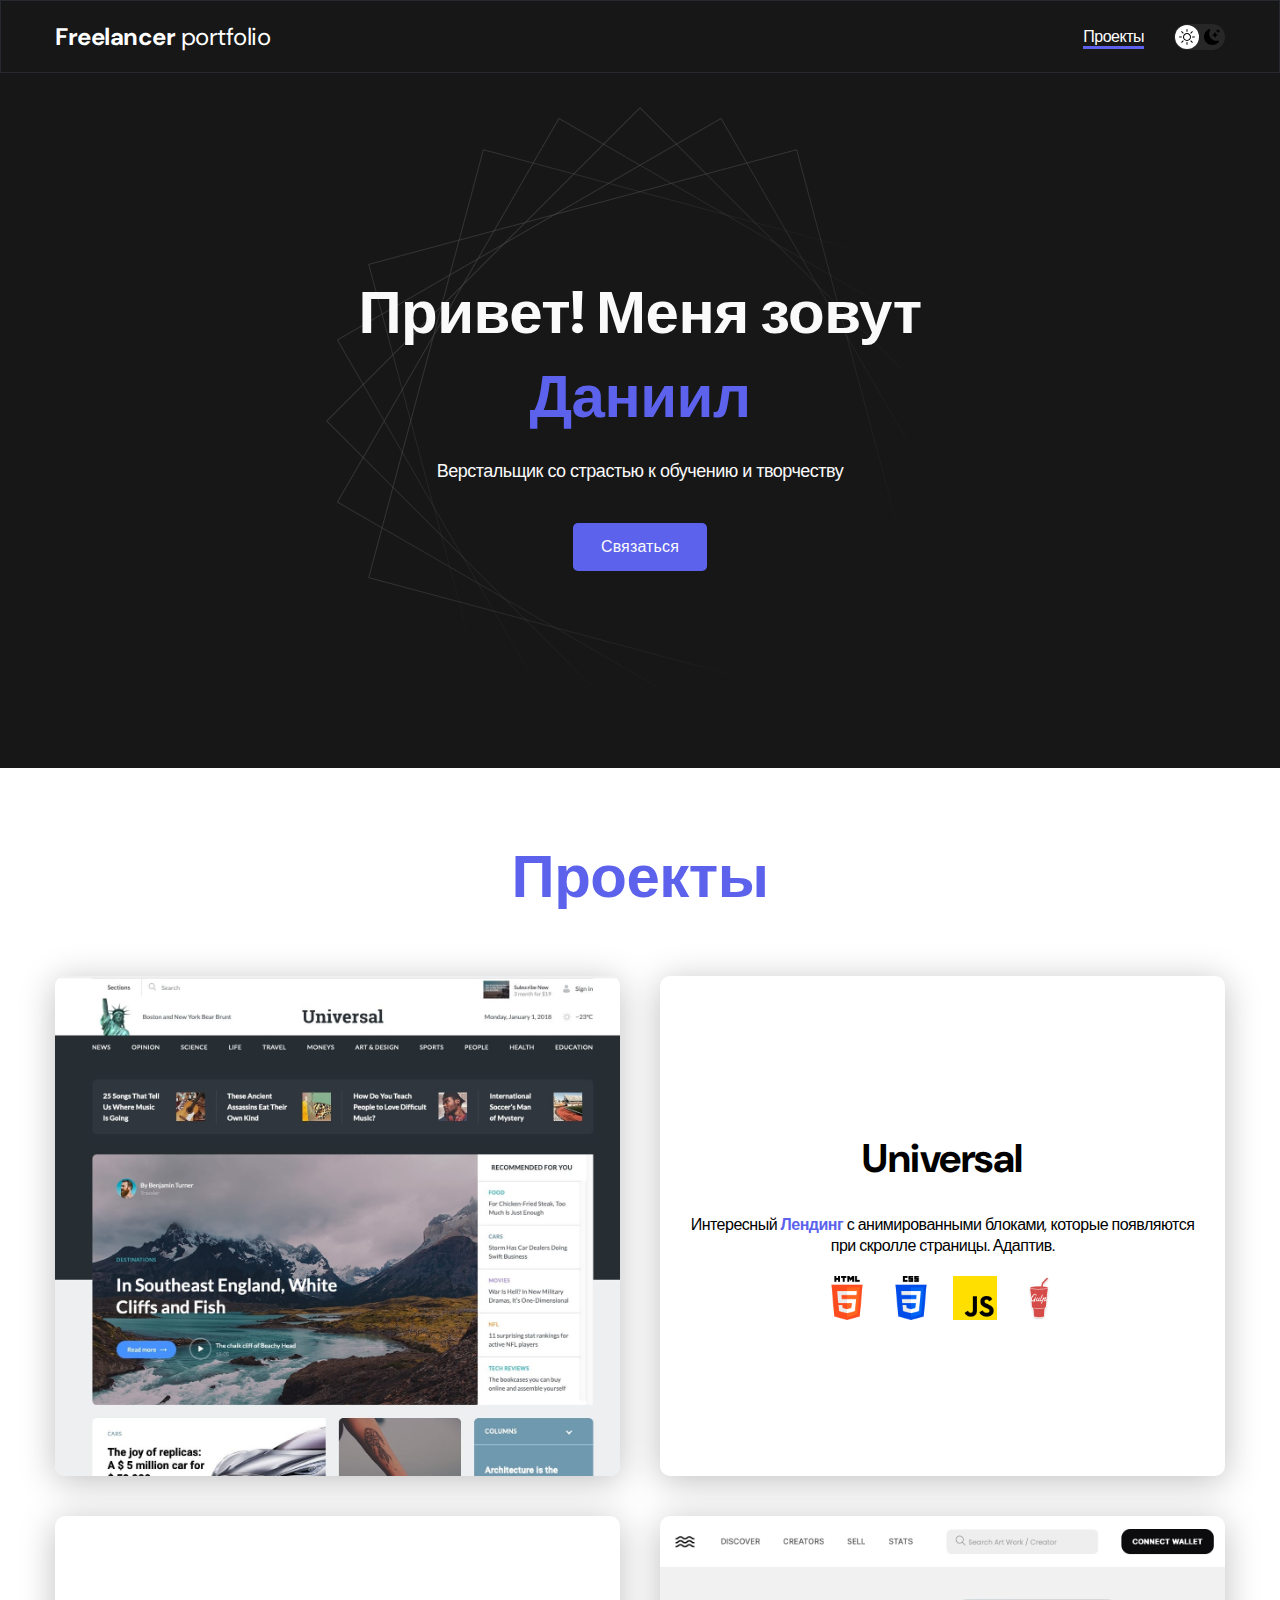
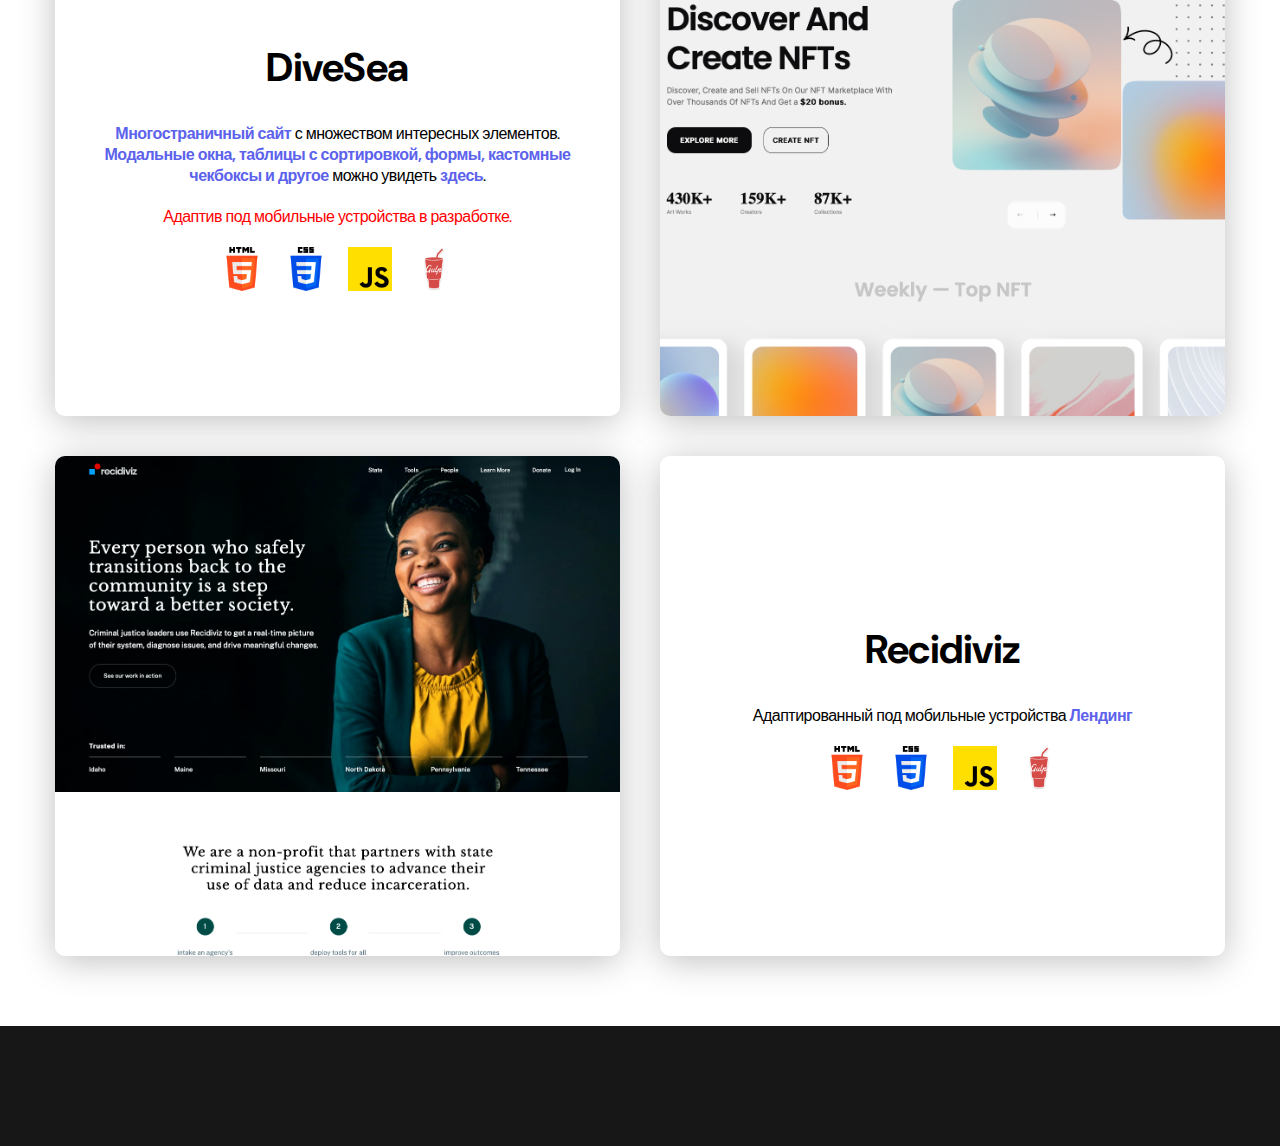
<file: index.html>
<!DOCTYPE html>
<html lang="en">
<head>
    <meta charset="UTF-8">
    <meta http-equiv="X-UA-Compatible" content="IE=edge">
    <meta name="viewport" content="width=device-width, initial-scale=1.0">
    <link rel="stylesheet" href="./css/main.css">
    <title>Porfolio 02</title>
</head>
<body class="">
    <nav class="nav">
        <div class="container">
            <div class="nav-row">
                <a href="#" class="nav__logo"><strong>Freelancer</strong> portfolio</a>

                <button class="dark-mode-btn">
                    <img class="dark-mode-btn__icon" src="./img/icons/sun.svg" alt="Light mode">
                    <img class="dark-mode-btn__icon" src="./img/icons/moon.svg" alt="Dark mode">
                </button>

                <ul class="nav__list">
                    <li class="nav-item nav-item--active"><a href="#projects">Проекты</a></li>
                </ul>
            </div>
        </div>
    </nav>
    <header class="header">
        <div class="header-wrapper">
            <h1 class="header__title"><strong>Привет! Меня зовут <em>Даниил</em></strong></h1>
            <p class="header__suptitle">Верстальщик со страстью к обучению и творчеству</p>
            <a href="/contacts-page.html" class="header__btn">Связаться</a>
        </div>
    </header>
    <main>
        <section class="projects" id="projects">
            <div class="container">
                <h2 class="title-1">Проекты</h2>
                <ul class="projects-grid projects__items">
                    <li class="projects__item projects__item--universal">
                        <img src="./img/cards/01.jpg" alt="">
                        <div class="projcets__item-block info-block">
                            <h4 class="info-block__title">Universal</h4>
                            <div class="info-block__btns">
                                <a href="https://github.com/Daniil-Fox/Universal" target="_blank" class="info-block__btn info-block__btn--github">GitHub</a>
                                <a href="https://daniil-fox.github.io/Universal/" target="_blank" class="info-block__btn info-block__btn--preview">Preview</a>
                            </div>
                        </div>
                    </li>
                    <li class="projects__item projects-item">
                        <h3 class="projects-item__title">Universal</h3>
                        <p  class="projects-item__desc">Интересный <span>Лендинг</span> с анимированными блоками, которые появляются при скролле страницы. Адаптив.</p>
                        <ul class="projects-item__stack stack">
                            <li class="stack__item">
                                <img src="img/icons/html-icon.png" alt="html">
                            </li>
                            <li class="stack__item">
                                <img src="img/icons/css-icon.png" alt="html">
                            </li>
                            <li class="stack__item">
                                <img src="img/icons/js-icon.png" alt="html">
                            </li>
                            <li class="stack__item">
                                <img src="img/icons/gulp-icon.png" alt="html">
                            </li>
                        </ul>
                    </li>
                </ul>
                <ul class="projects-grid projects__items">
                    <li class="projects__item projects__item--universal">
                        <img src="./img/cards/03.png" alt="">
                        <div class="projcets__item-block info-block">
                            <h4 class="info-block__title">DiveSea</h4>
                            <div class="info-block__btns">
                                <a href="https://github.com/Daniil-Fox/DiveSea" target="_blank" class="info-block__btn info-block__btn--github">GitHub</a>
                                <a href="https://daniil-fox.github.io/DiveSea/" target="_blank" class="info-block__btn info-block__btn--preview">Preview</a>
                            </div>
                        </div>
                    </li>
                    <li class="projects__item projects-item">
                        <h3 class="projects-item__title">DiveSea</h3>
                        <p  class="projects-item__desc"><span>Многостраничный сайт</span> с множеством интересных элементов. <span>Модальные окна, таблицы с сортировкой, формы, кастомные чекбоксы и другое</span> можно увидеть <span>здесь</span>.</p>
                        <p class="warning">Адаптив под мобильные устройства в разработке.</p>
                        <ul class="projects-item__stack stack">
                            <li class="stack__item">
                                <img src="img/icons/html-icon.png" alt="html">
                            </li>
                            <li class="stack__item">
                                <img src="img/icons/css-icon.png" alt="html">
                            </li>
                            <li class="stack__item">
                                <img src="img/icons/js-icon.png" alt="html">
                            </li>
                            <li class="stack__item">
                                <img src="img/icons/gulp-icon.png" alt="html">
                            </li>
                        </ul>
                    </li>
                </ul>
                <ul class="projects-grid projects__items">
                    <li class="projects__item projects__item--universal">
                        <img src="./img/cards/02.png" alt="">
                        <div class="projcets__item-block info-block">
                            <h4 class="info-block__title">Recidiviz</h4>
                            <div class="info-block__btns">
                                <a href="https://github.com/Daniil-Fox/Recidiviz" target="_blank" class="info-block__btn info-block__btn--github">GitHub</a>
                                <a href="https://daniil-fox.github.io/Recidiviz/" target="_blank" class="info-block__btn info-block__btn--preview">Preview</a>
                            </div>
                        </div>
                    </li>
                    <li class="projects__item projects-item">
                        <h3 class="projects-item__title">Recidiviz</h3>
                        <p  class="projects-item__desc">Адаптированный под мобильные устройства <span>Лендинг</span></p>
                        <ul class="projects-item__stack stack">
                            <li class="stack__item">
                                <img src="img/icons/html-icon.png" alt="html">
                            </li>
                            <li class="stack__item">
                                <img src="img/icons/css-icon.png" alt="html">
                            </li>
                            <li class="stack__item">
                                <img src="img/icons/js-icon.png" alt="html">
                            </li>
                            <li class="stack__item">
                                <img src="img/icons/gulp-icon.png" alt="html">
                            </li>
                        </ul>
                    </li>
                </ul>
                
            </div>
        </section>
    </main>
    <footer class="footer">
        <div class="footer__wrapper">
            
        </div>
    </footer>
    <script src="js/main.js"></script>
</body>
</html>
</file>
<file: css/main.css>
@import url("https://fonts.googleapis.com/css2?family=DM+Sans:wght@400;500;700&family=Poppins:wght@400;500;700&display=swap");
body {
  font-family: "DM Sans", sans-serif;
  letter-spacing: -0.5px;
}

body, html {
  height: 100%;
  display: -webkit-box;
  display: -ms-flexbox;
  display: flex;
  -webkit-box-orient: vertical;
  -webkit-box-direction: normal;
      -ms-flex-direction: column;
          flex-direction: column;
}

.container {
  max-width: 1200px;
  padding: 0 15px;
  margin: 0 auto;
}

.title-1 {
  font-size: 60px;
  line-height: 78px;
  font-weight: 700;
  color: #5C62EC;
  text-align: center;
  margin-bottom: 60px;
}
.dark .title-1 {
  color: #FAFAFA;
}
@media screen and (max-width: 1000px) {
  .title-1 {
    font-size: 40px;
    line-height: 39px;
    margin-bottom: 30px;
  }
}

.title-2 {
  font-family: "DM Sans" sans-serif;
  font-size: 40px;
  line-height: 52px;
  font-weight: 700;
  margin-bottom: 20px;
}
@media (max-width: 425px) {
  .title-2 {
    font-size: 28px;
    line-height: 32px;
    margin-bottom: 10px;
  }
}

.dark {
  background-color: #252526;
  color: #FAFAFA;
}

.content-list {
  text-align: center;
}
.content-list__item {
  margin-bottom: 20px;
}

.warning {
  color: red;
}

/* Reset and base styles  */
* {
  padding: 0px;
  margin: 0px;
  border: none;
}

*,
*::before,
*::after {
  -webkit-box-sizing: border-box;
          box-sizing: border-box;
}

/* Links */
a, a:link, a:visited {
  text-decoration: none;
}

a:hover {
  text-decoration: none;
}

/* Common */
aside, nav, footer, header, section, main {
  display: block;
}

h1, h2, h3, h4, h5, h6, p {
  font-size: inherit;
  font-weight: inherit;
}

ul, ul li {
  list-style: none;
}

img {
  vertical-align: top;
}

img, svg {
  max-width: 100%;
  height: auto;
}

address {
  font-style: normal;
}

/* Form */
input, textarea, button, select {
  font-family: inherit;
  font-size: inherit;
  color: inherit;
  background-color: transparent;
}

input::-ms-clear {
  display: none;
}

button, input[type=submit] {
  display: inline-block;
  -webkit-box-shadow: none;
          box-shadow: none;
  background-color: transparent;
  background: none;
  cursor: pointer;
}

input:focus, input:active,
button:focus, button:active {
  outline: none;
}

button::-moz-focus-inner {
  padding: 0;
  border: 0;
}

label {
  cursor: pointer;
}

legend {
  display: block;
}

.nav {
  background-color: #171718;
  padding: 20px 0;
  color: #fff;
  border: 1px solid #26292D;
}

.nav-row {
  display: -webkit-box;
  display: -ms-flexbox;
  display: flex;
  -webkit-box-align: center;
      -ms-flex-align: center;
          align-items: center;
  -webkit-box-pack: end;
      -ms-flex-pack: end;
          justify-content: flex-end;
  -webkit-column-gap: 30px;
     -moz-column-gap: 30px;
          column-gap: 30px;
  row-gap: 20px;
  -ms-flex-wrap: wrap;
      flex-wrap: wrap;
}
@media screen and (max-width: 620px) {
  .nav-row {
    -webkit-box-pack: justify;
        -ms-flex-pack: justify;
            justify-content: space-between;
  }
}

.nav__logo {
  font-family: "Poppins" sans-serif;
  font-size: 24px;
  color: #fff;
  margin-right: auto;
}

.nav__list {
  display: -webkit-box;
  display: -ms-flexbox;
  display: flex;
  -webkit-box-align: center;
      -ms-flex-align: center;
          align-items: center;
  -webkit-column-gap: 40px;
     -moz-column-gap: 40px;
          column-gap: 40px;
  font-weight: 500;
  font-family: "Poppins" sans-serif;
}

.nav-item {
  position: relative;
  line-height: 24px;
  -webkit-transition: 0.2s ease-in;
  transition: 0.2s ease-in;
}
.nav-item a {
  color: #fff;
}
.nav-item--active::after {
  content: "";
  position: absolute;
  bottom: 0;
  left: 0;
  width: 100%;
  height: 3px;
  background-color: #5C62EC;
}
.nav-item:hover a::after {
  content: "";
  position: absolute;
  bottom: 0;
  left: 0;
  width: 100%;
  height: 3px;
  background-color: #5C62EC;
  opacity: 0.4;
}

.header {
  min-height: 695px;
  padding: 40px 0;
  display: -webkit-box;
  display: -ms-flexbox;
  display: flex;
  -webkit-box-orient: vertical;
  -webkit-box-direction: normal;
      -ms-flex-direction: column;
          flex-direction: column;
  -webkit-box-align: center;
      -ms-flex-align: center;
          align-items: center;
  -webkit-box-pack: center;
      -ms-flex-pack: center;
          justify-content: center;
  background-color: #171718;
  background-image: url("./../img/header/header-bg.png");
  background-position: center, center;
  background-size: auto;
  background-repeat: no-repeat;
}
@media screen and (max-width: 620px) {
  .header {
    min-height: unset;
  }
}

.header-wrapper {
  color: #FAFAFA;
  max-width: 630px;
  text-align: center;
}

.header__title {
  font-size: 40px;
  font-weight: 700;
  line-height: 1.4;
  margin-bottom: 20px;
}
.header__title strong {
  font-size: 60px;
}
.header__title strong em {
  font-style: normal;
  color: #5C62EC;
}
@media screen and (max-width: 1000px) {
  .header__title {
    font-size: 30px;
  }
  .header__title strong {
    font-size: 40px;
  }
}

.header__suptitle {
  font-weight: 500;
  font-size: 18px;
  line-height: 24px;
  margin-bottom: 40px;
}
.header__suptitle p + p {
  margin-top: 1em;
}

.header__btn {
  display: inline-block;
  height: 48px;
  border-radius: 5px;
  background-color: #5C62EC;
  color: #FAFAFA;
  font-weight: 500;
  letter-spacing: 0.15px;
  font-size: 16px;
  line-height: 24px;
  padding: 12px 28px;
  -webkit-transition: opacity 0.2s ease-in, top 0.2s ease-in;
  transition: opacity 0.2s ease-in, top 0.2s ease-in;
}
.header__btn:hover {
  opacity: 0.8;
}
.header__btn:active {
  position: relative;
  top: 1px;
}

.projects {
  padding: 70px 0;
}
@media screen and (max-width: 1000px) {
  .projects {
    padding: 35px 0;
  }
}
.projects__items:not(:last-child) {
  margin-bottom: 40px;
}
.projects__items:nth-child(odd) .projects__item:nth-child(even) {
  -webkit-box-ordinal-group: 0;
      -ms-flex-order: -1;
          order: -1;
}
@media (max-width: 810px) {
  .projects__items:nth-child(odd) .projects__item:nth-child(even) {
    -webkit-box-ordinal-group: 1;
        -ms-flex-order: 0;
            order: 0;
  }
}

.projects-grid {
  display: grid;
  grid-template-columns: repeat(2, 1fr);
  gap: 30px 40px;
}
@media screen and (max-width: 1000px) {
  .projects-grid {
    -webkit-box-pack: center;
        -ms-flex-pack: center;
            justify-content: center;
    grid-template-columns: repeat(auto-fit, minmax(320px, 370px));
  }
}

.projects__item {
  position: relative;
  max-height: 500px;
  -webkit-box-shadow: 0px 5px 35px rgba(0, 0, 0, 0.25);
          box-shadow: 0px 5px 35px rgba(0, 0, 0, 0.25);
  overflow: hidden;
  border-radius: 10px;
  -webkit-transition: -webkit-transform 0.2s ease-in;
  transition: -webkit-transform 0.2s ease-in;
  transition: transform 0.2s ease-in;
  transition: transform 0.2s ease-in, -webkit-transform 0.2s ease-in;
  background-color: #fff;
}
.projects__item a::after {
  content: "";
  position: absolute;
  inset: 0;
  z-index: 10;
}
.projects__item:hover {
  -webkit-transform: scale(1.05);
          transform: scale(1.05);
}
.projects__item:hover .info-block {
  opacity: 1;
}
.projects__item img {
  max-width: 100%;
  height: auto;
}

.info-block {
  position: absolute;
  text-align: center;
  inset: 0;
  background: -webkit-gradient(linear, left top, left bottom, color-stop(15%, rgba(119, 219, 197, 0.411)), color-stop(64%, rgba(92, 97, 236, 0.5176470588)));
  background: linear-gradient(to bottom, rgba(119, 219, 197, 0.411) 15%, rgba(92, 97, 236, 0.5176470588) 64%);
  display: -webkit-box;
  display: -ms-flexbox;
  display: flex;
  -webkit-box-orient: vertical;
  -webkit-box-direction: normal;
      -ms-flex-direction: column;
          flex-direction: column;
  -webkit-box-align: center;
      -ms-flex-align: center;
          align-items: center;
  -webkit-box-pack: center;
      -ms-flex-pack: center;
          justify-content: center;
  opacity: 0;
  -webkit-transition: opacity 0.2s ease-in;
  transition: opacity 0.2s ease-in;
  padding: 10px 20px;
}
.info-block__title {
  font-size: 42px;
  color: #fff;
  font-weight: 700;
  margin-bottom: 20px;
}
.info-block__btns {
  display: -webkit-box;
  display: -ms-flexbox;
  display: flex;
  -webkit-box-orient: vertical;
  -webkit-box-direction: normal;
      -ms-flex-direction: column;
          flex-direction: column;
  width: 50%;
}
.info-block__btn {
  display: inline-block;
  position: relative;
  padding: 10px 20px;
  padding-left: 40px;
  margin-bottom: 20px;
  font-size: 16px;
  border: 1px solid #fff;
  border-radius: 5px;
  color: #fff;
  background-position: left 5px center;
  background-size: 30px 30px;
  background-repeat: no-repeat;
}
.info-block__btn--github {
  background-image: url("../img/socials/gitHub.svg");
}
.info-block__btn--preview {
  background-image: url("../img/icons/preview.svg");
}
.info-block__btn:hover {
  border-style: dashed;
}
@media (max-width: 810px) {
  .info-block {
    opacity: 1;
  }
}

.projects-item {
  display: -webkit-box;
  display: -ms-flexbox;
  display: flex;
  -webkit-box-orient: vertical;
  -webkit-box-direction: normal;
      -ms-flex-direction: column;
          flex-direction: column;
  -webkit-box-align: center;
      -ms-flex-align: center;
          align-items: center;
  -webkit-box-pack: center;
      -ms-flex-pack: center;
          justify-content: center;
  text-align: center;
  padding: 30px;
}
.projects-item__title {
  margin-bottom: 30px;
  font-size: 40px;
  font-weight: 700;
  color: #000;
}
.projects-item__desc {
  color: #000;
  margin-bottom: 20px;
}
.projects-item__desc span {
  font-weight: 700;
  font-style: 18px;
  color: #5C62EC;
}
.projects-item__desc + p {
  margin-bottom: 20px;
}

.stack {
  display: -webkit-box;
  display: -ms-flexbox;
  display: flex;
  -webkit-box-align: center;
      -ms-flex-align: center;
          align-items: center;
  counter-reset: 0 counter;
  gap: 20px;
}
.stack__item {
  position: relative;
  width: 44px;
  height: 44px;
  -webkit-transition: -webkit-transform 0.2s ease-in-out;
  transition: -webkit-transform 0.2s ease-in-out;
  transition: transform 0.2s ease-in-out;
  transition: transform 0.2s ease-in-out, -webkit-transform 0.2s ease-in-out;
}
.stack__item:hover {
  -webkit-transform: scale(1.5);
          transform: scale(1.5);
}
.stack img {
  width: 100%;
  height: 100%;
}

.footer {
  padding: 60px 20px;
  background-color: #171718;
  margin-top: auto;
}

.footer__wrapper {
  display: -webkit-box;
  display: -ms-flexbox;
  display: flex;
  -webkit-box-orient: vertical;
  -webkit-box-direction: normal;
      -ms-flex-direction: column;
          flex-direction: column;
  -webkit-box-pack: center;
      -ms-flex-pack: center;
          justify-content: center;
  -webkit-box-align: center;
      -ms-flex-align: center;
          align-items: center;
  row-gap: 27px;
}

.footer__socials {
  display: -webkit-box;
  display: -ms-flexbox;
  display: flex;
  -webkit-box-align: center;
      -ms-flex-align: center;
          align-items: center;
  -webkit-column-gap: 30px;
     -moz-column-gap: 30px;
          column-gap: 30px;
}

.socials__item {
  position: relative;
  width: 50px;
  height: 50px;
  display: -webkit-box;
  display: -ms-flexbox;
  display: flex;
  -webkit-box-align: center;
      -ms-flex-align: center;
          align-items: center;
  -webkit-box-pack: center;
      -ms-flex-pack: center;
          justify-content: center;
}
.socials__item::before {
  content: "";
  position: absolute;
  left: -10px;
  top: -10px;
  width: 50%;
  height: 50%;
  border-top: 2px solid #fff;
  border-left: 2px solid #fff;
  opacity: 0;
  -webkit-transition: opacity 0.2s ease-in;
  transition: opacity 0.2s ease-in;
}
.socials__item::after {
  content: "";
  position: absolute;
  right: -10px;
  bottom: -10px;
  width: 50%;
  height: 50%;
  border-bottom: 2px solid #fff;
  border-right: 2px solid #fff;
  opacity: 0;
  -webkit-transition: opacity 0.2s ease-in;
  transition: opacity 0.2s ease-in;
}
.socials__item:hover::after, .socials__item:hover::before {
  opacity: 1;
}
.socials__item a::after {
  content: "";
  position: absolute;
  inset: 0;
  z-index: 3;
}

.footer__copyright {
  color: #FAFAFA;
}

.project-details {
  max-width: 865px;
  margin: 0 auto;
  display: -webkit-box;
  display: -ms-flexbox;
  display: flex;
  -webkit-box-orient: vertical;
  -webkit-box-direction: normal;
      -ms-flex-direction: column;
          flex-direction: column;
  -webkit-box-align: center;
      -ms-flex-align: center;
          align-items: center;
}

.project-details__cover {
  -webkit-filter: drop-shadow(0px 5px 35px rgba(0, 0, 0, 0.25));
          filter: drop-shadow(0px 5px 35px rgba(0, 0, 0, 0.25));
  margin-bottom: 40px;
  max-width: 865px;
  max-height: 640px;
}

.project-details__desc {
  margin-bottom: 30px;
  color: #171718;
  font-weight: 700;
  font-size: 24px;
  line-height: 31.2px;
}
.dark .project-details__desc {
  color: #FAFAFA;
}

.repo-btn {
  height: 48px;
  color: #171718;
  line-height: 24px;
  font-weight: 500;
  letter-spacing: 0.15px;
  border: 1px solid #171718;
  padding: 12px 20px;
  border-radius: 5px;
  display: -webkit-box;
  display: -ms-flexbox;
  display: flex;
  -webkit-box-align: center;
      -ms-flex-align: center;
          align-items: center;
  -webkit-column-gap: 10px;
     -moz-column-gap: 10px;
          column-gap: 10px;
  -webkit-transition: all 0.2s ease-in;
  transition: all 0.2s ease-in;
}
.repo-btn:hover {
  opacity: 0.8;
  border: 1px dotted #171718;
}
.dark .repo-btn {
  border: 1px solid #FAFAFA;
  color: #FAFAFA;
}

.dark-mode-btn {
  display: block;
  width: 51px;
  height: 26px;
  border-radius: 50px;
  display: -webkit-box;
  display: -ms-flexbox;
  display: flex;
  -webkit-box-align: center;
      -ms-flex-align: center;
          align-items: center;
  -webkit-box-pack: justify;
      -ms-flex-pack: justify;
          justify-content: space-between;
  padding: 5px;
  background-color: #272727;
  position: relative;
  -webkit-box-ordinal-group: 10;
      -ms-flex-order: 9;
          order: 9;
}
.dark-mode-btn::before {
  content: "";
  display: block;
  width: 24px;
  height: 24px;
  border-radius: 50%;
  background-color: #fff;
  position: absolute;
  top: 1px;
  left: 1px;
  -webkit-transition: left 0.2s ease-in;
  transition: left 0.2s ease-in;
}
.dark-mode-btn.dark-mode-btn--active::before {
  left: 26px;
}
@media screen and (max-width: 620px) {
  .dark-mode-btn {
    -webkit-box-ordinal-group: 1;
        -ms-flex-order: 0;
            order: 0;
  }
}

.dark-mode-btn__icon {
  position: relative;
  z-index: 9;
}
</file>
